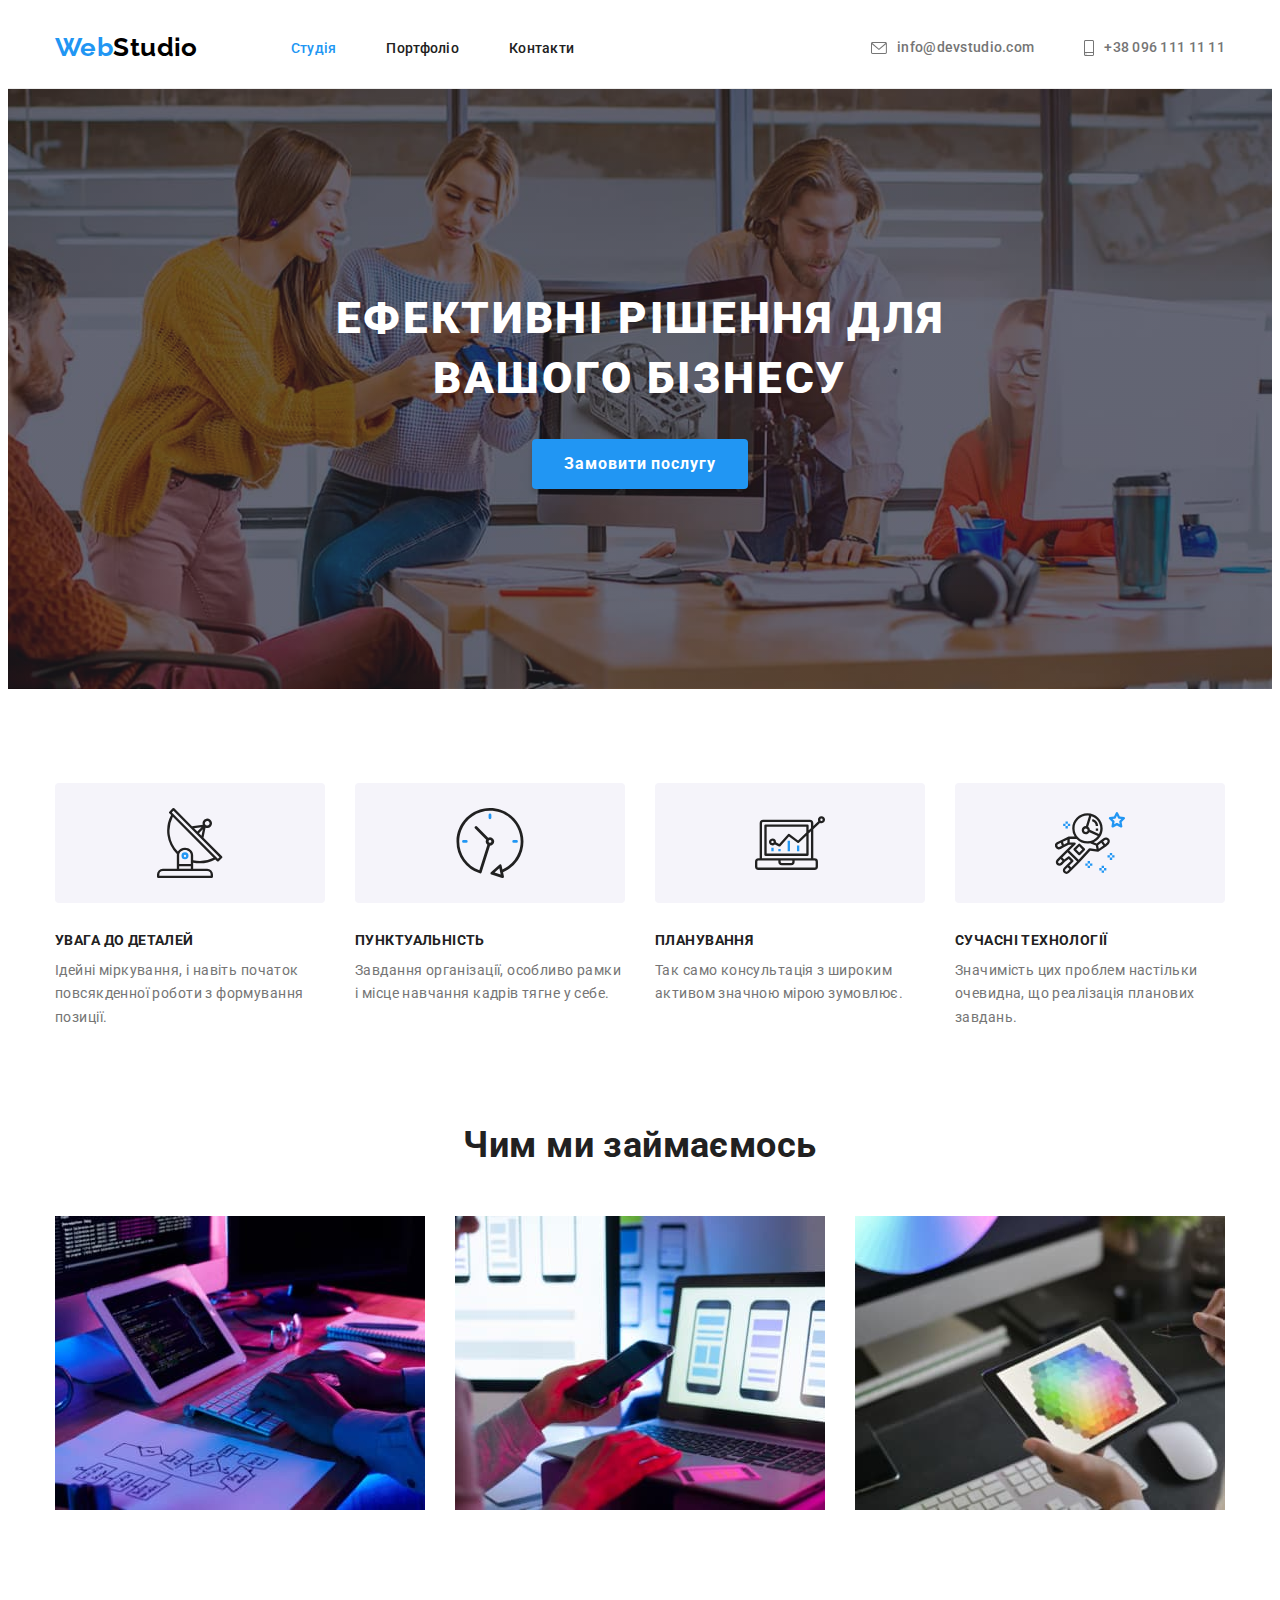
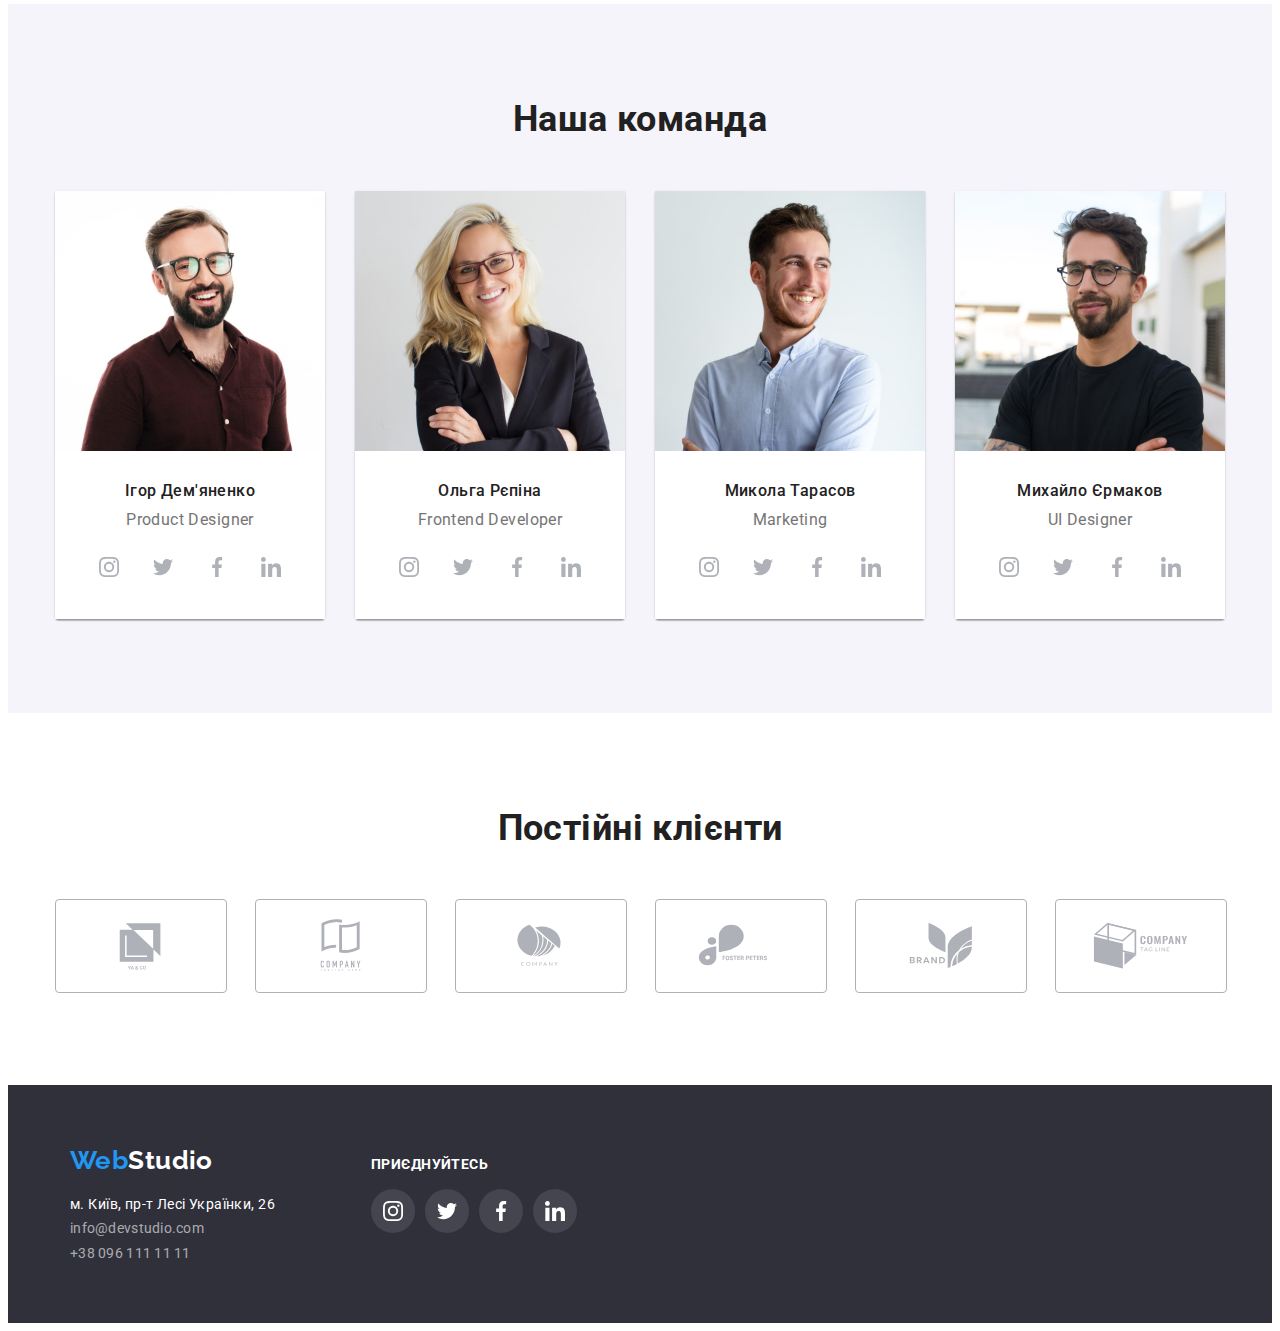
<file: index.html>
<!DOCTYPE html>
<html lang="uk">
  <head>
    <meta charset="UTF-8" />
    <meta name="viewport" content="width=device-width, initial-scale=1.0" />
    <title>Головна</title>
    <link rel="preconnect" href="https://fonts.googleapis.com" />
    <link rel="preconnect" href="https://fonts.gstatic.com" crossorigin />
    <link
      href="https://fonts.googleapis.com/css2?family=Raleway:wght@700&family=Roboto:wght@400;500;700;900&display=swap"
      rel="stylesheet"
    />
    <link
      rel="stylesheet"
      href="https://cdnjs.cloudflare.com/ajax/libs/modern-normalize/1.1.0/modern-normalize.min.css"
      integrity="sha512-wpPYUAdjBVSE4KJnH1VR1HeZfpl1ub8YT/NKx4PuQ5NmX2tKuGu6U/JRp5y+Y8XG2tV+wKQpNHVUX03MfMFn9Q=="
      crossorigin="anonymous"
      referrerpolicy="no-referrer"
    />
    <link href="./css/styles.css" rel="stylesheet" />
  </head>
  <body>
    <!-- Шапка сайта -->
    <header class="page-header">
      <div class="container header-container">
        <a class="header-logo" href=""> <span class="web">Web</span>Studio </a>
        <nav class="site-nav">
          <ul class="nav-list">
            <li><a class="nav-current" href="./index.html">Студія</a></li>
            <li><a class="nav" href="./portfolio.html">Портфоліо</a></li>
            <li><a class="nav" href="">Контакти</a></li>
          </ul>
        </nav>
        <ul class="header-contact-list">
          <li>
            <a class="header-contact-element" href="mailto:info@devstudio.com"
              ><svg class="icon icon-mail" height="12" width="16">
                <use href="./images/icons.svg#icon-mail"></use></svg
              >info@devstudio.com</a
            >
          </li>
          <li>
            <a class="header-contact-element" href="tel:+38-096-111-11-11"
              ><svg class="icon icon-smartphone" height="16" width="10">
                <use href="./images/icons.svg#icon-smartphone"></use></svg
              >+38 096 111 11 11</a
            >
          </li>
        </ul>
      </div>
    </header>

    <main class="page-main">
      <!-- Герой -->
      <section class="section order-section">
        <h1 class="order-section-header">
          ЕФЕКТИВНІ РІШЕННЯ ДЛЯ ВАШОГО БІЗНЕСУ
        </h1>
        <button class="order-section-button" type="button">
          Замовити послугу
        </button>
      </section>

      <!-- Особенности -->
      <section class="section features-section">
        <div class="container">
          <h2 class="visually-hidden">Особливості</h2>
          <ul class="feature-list">
            <li class="feature-element">
              <div class="feature-svg-container">
                <svg class="icon icon-antenna" height="70" width="70">
                  <use href="./images/icons.svg#icon-antenna"></use>
                </svg>
              </div>
              <h3 class="feature-header">УВАГА ДО ДЕТАЛЕЙ</h3>
              <p class="feature-text">
                Ідейні міркування, і навіть початок повсякденної роботи з
                формування позиції.
              </p>
            </li>
            <li class="feature-element">
              <div class="feature-svg-container">
                <svg class="icon icon-antenna" height="70" width="70">
                  <use href="./images/icons.svg#icon-clock"></use>
                </svg>
              </div>
              <h3 class="feature-header">ПУНКТУАЛЬНІСТЬ</h3>
              <p class="feature-text">
                Завдання організації, особливо рамки і місце навчання кадрів
                тягне у себе.
              </p>
            </li>
            <li class="feature-element">
              <div class="feature-svg-container">
                <svg class="icon icon-antenna" height="70" width="70">
                  <use href="./images/icons.svg#icon-diagram"></use>
                </svg>
              </div>
              <h3 class="feature-header">ПЛАНУВАННЯ</h3>
              <p class="feature-text">
                Так само консультація з широким активом значною мірою зумовлює.
              </p>
            </li>
            <li class="feature-element">
              <div class="feature-svg-container">
                <svg class="icon icon-antenna" height="70" width="70">
                  <use href="./images/icons.svg#icon-astronaut"></use>
                </svg>
              </div>
              <h3 class="feature-header">СУЧАСНІ ТЕХНОЛОГІЇ</h3>
              <p class="feature-text">
                Значимість цих проблем настільки очевидна, що реалізація
                планових завдань.
              </p>
            </li>
          </ul>
        </div>
      </section>

      <!-- Примеры работ -->
      <section class="section examples-section">
        <div class="container">
          <h2 class="example-header">Чим ми займаємось</h2>
          <ul class="example-list">
            <li class="example-image">
              <img
                src="./images/Programming.jpg"
                alt="Програмування"
                width="370"
              />
            </li>
            <li class="example-image">
              <img src="./images/Planning.jpg" alt="Планування" width="370" />
            </li>
            <li class="example-image">
              <img
                src="./images/Visualization.jpg"
                alt="Візуалізація"
                width="370"
              />
            </li>
          </ul>
        </div>
      </section>

      <!-- Наша Команда -->
      <section class="section team-section">
        <div class="container">
          <h2 class="team-header">Наша команда</h2>
          <ul class="team-list">
            <li class="team-element">
              <img
                class="team-person"
                src="./images/Product_Designer.jpg"
                alt="Product Designer"
                width="270"
              />
              <div class="team-person-container">
                <h3 class="team-person-name">Ігор Дем'яненко</h3>
                <p class="team-person-position">Product Designer</p>
                <ul class="social-media-list">
                  <li class="social-media-element">
                    <a class="social-media-link" href="">
                      <svg class="social-media-svg" height="20" width="20">
                        <use href="./images/icons.svg#icon-instagram"></use>
                      </svg>
                    </a>
                  </li>
                  <li class="social-media-element">
                    <a class="social-media-link" href="">
                      <svg class="social-media-svg" height="20" width="20">
                        <use href="./images/icons.svg#icon-twitter"></use>
                      </svg>
                    </a>
                  </li>
                  <li class="social-media-element">
                    <a class="social-media-link" href="">
                      <svg class="social-media-svg" height="20" width="20">
                        <use href="./images/icons.svg#icon-facebook"></use>
                      </svg>
                    </a>
                  </li>
                  <li class="social-media-element">
                    <a class="social-media-link" href="">
                      <svg class="social-media-svg" height="20" width="20">
                        <use href="./images/icons.svg#icon-linkedin"></use>
                      </svg>
                    </a>
                  </li>
                </ul>
              </div>
            </li>
            <li class="team-element">
              <img
                class="team-person"
                src="./images/Frontend_Developer.jpg"
                alt="Frontend Developer"
                width="270"
              />
              <div class="team-person-container">
                <h3 class="team-person-name">Ольга Рєпіна</h3>
                <p class="team-person-position">Frontend Developer</p>
                <ul class="social-media-list">
                  <li class="social-media-element">
                    <a class="social-media-link" href="">
                      <svg class="social-media-svg" height="20" width="20">
                        <use href="./images/icons.svg#icon-instagram"></use>
                      </svg>
                    </a>
                  </li>
                  <li class="social-media-element">
                    <a class="social-media-link" href="">
                      <svg class="social-media-svg" height="20" width="20">
                        <use href="./images/icons.svg#icon-twitter"></use>
                      </svg>
                    </a>
                  </li>
                  <li class="social-media-element">
                    <a class="social-media-link" href="">
                      <svg class="social-media-svg" height="20" width="20">
                        <use href="./images/icons.svg#icon-facebook"></use>
                      </svg>
                    </a>
                  </li>
                  <li class="social-media-element">
                    <a class="social-media-link" href="">
                      <svg class="social-media-svg" height="20" width="20">
                        <use href="./images/icons.svg#icon-linkedin"></use>
                      </svg>
                    </a>
                  </li>
                </ul>
              </div>
            </li>
            <li class="team-element">
              <img
                class="team-person"
                src="./images/Marketing.jpg"
                alt="Marketing"
                width="270"
              />
              <div class="team-person-container">
                <h3 class="team-person-name">Микола Тарасов</h3>
                <p class="team-person-position">Marketing</p>
                <ul class="social-media-list">
                  <li class="social-media-element">
                    <a class="social-media-link" href="">
                      <svg class="social-media-svg" height="20" width="20">
                        <use href="./images/icons.svg#icon-instagram"></use>
                      </svg>
                    </a>
                  </li>
                  <li class="social-media-element">
                    <a class="social-media-link" href="">
                      <svg class="social-media-svg" height="20" width="20">
                        <use href="./images/icons.svg#icon-twitter"></use>
                      </svg>
                    </a>
                  </li>
                  <li class="social-media-element">
                    <a class="social-media-link" href="">
                      <svg class="social-media-svg" height="20" width="20">
                        <use href="./images/icons.svg#icon-facebook"></use>
                      </svg>
                    </a>
                  </li>
                  <li class="social-media-element">
                    <a class="social-media-link" href="">
                      <svg class="social-media-svg" height="20" width="20">
                        <use href="./images/icons.svg#icon-linkedin"></use>
                      </svg>
                    </a>
                  </li>
                </ul>
              </div>
            </li>
            <li class="team-element">
              <img
                class="team-person"
                src="./images/UI_Designer.jpg"
                alt="UI Designer"
                width="270"
              />
              <div class="team-person-container">
                <h3 class="team-person-name">Михайло Єрмаков</h3>
                <p class="team-person-position">UI Designer</p>
                <ul class="social-media-list">
                  <li class="social-media-element">
                    <a class="social-media-link" href="">
                      <svg class="social-media-svg" height="20" width="20">
                        <use href="./images/icons.svg#icon-instagram"></use>
                      </svg>
                    </a>
                  </li>
                  <li class="social-media-element">
                    <a class="social-media-link" href="">
                      <svg class="social-media-svg" height="20" width="20">
                        <use href="./images/icons.svg#icon-twitter"></use>
                      </svg>
                    </a>
                  </li>
                  <li class="social-media-element">
                    <a class="social-media-link" href="">
                      <svg class="social-media-svg" height="20" width="20">
                        <use href="./images/icons.svg#icon-facebook"></use>
                      </svg>
                    </a>
                  </li>
                  <li class="social-media-element">
                    <a class="social-media-link" href="">
                      <svg class="social-media-svg" height="20" width="20">
                        <use href="./images/icons.svg#icon-linkedin"></use>
                      </svg>
                    </a>
                  </li>
                </ul>
              </div>
            </li>
          </ul>
        </div>
      </section>

      <!-- Постоянные клиенты -->
      <section class="section clients-section">
        <div class="container">
          <h2 class="clients-header">Постійні клієнти</h2>
          <ul class="clients-list">
            <li class="clients-element">
              <a class="clients-link" href="">
                <svg class="clients-logo" width="106" height="60">
                  <use href="./images/icons.svg#icon-client1"></use>
                </svg>
              </a>
            </li>
            <li class="clients-element">
              <a class="clients-link" href="">
                <svg class="clients-logo" width="106" height="60">
                  <use href="./images/icons.svg#icon-client2"></use>
                </svg>
              </a>
            </li>
            <li class="clients-element">
              <a class="clients-link" href="">
                <svg class="clients-logo" width="106" height="60">
                  <use href="./images/icons.svg#icon-client3"></use>
                </svg>
              </a>
            </li>
            <li class="clients-element">
              <a class="clients-link" href="">
                <svg class="clients-logo" width="106" height="60">
                  <use href="./images/icons.svg#icon-client4"></use>
                </svg>
              </a>
            </li>
            <li class="clients-element">
              <a class="clients-link" href="">
                <svg class="clients-logo" width="106" height="60">
                  <use href="./images/icons.svg#icon-client5"></use>
                </svg>
              </a>
            </li>
            <li class="clients-element">
              <a class="clients-link" href="">
                <svg class="clients-logo" width="106" height="60">
                  <use href="./images/icons.svg#icon-client6"></use>
                </svg>
              </a>
            </li>
          </ul>
        </div>
      </section>
    </main>

    <!-- Футер -->
    <footer class="page-footer">
      <div class="page-footer-container container">
        <div class="footer-container">
          <a class="footer-logo" href="">
            <span class="web">Web</span>Studio
          </a>
          <address class="footer-contacts">
            <ul class="footer-contact-list">
              <li>
                <a
                  class="footer-adress"
                  href="https://www.google.com/maps/d/viewer?mid=10uSM3H-mIU3GznYo2szRIEphczw&hl=en_US&ll=50.42732700000001%2C30.538092&z=17"
                  target="_blank"
                  rel="noopener norefferer nofollow"
                  >м. Київ, пр-т Лесі Українки, 26</a
                >
              </li>
              <li>
                <a
                  class="footer-contact-element"
                  href="mailto:info@devstudio.com"
                  >info@devstudio.com</a
                >
              </li>
              <li>
                <a class="footer-contact-element" href="tel:+38-096-111-11-11"
                  >+38 096 111 11 11</a
                >
              </li>
            </ul>
          </address>
        </div>
        <div class="footer-social">
          <p class="fotter-social-text">приєднуйтесь</p>
          <ul class="footer-social-list">
            <li class="footer-social-element">
              <a class="footer-social-link" href="">
                <svg class="footer-social-media-svg" height="20" width="20">
                  <use href="./images/icons.svg#icon-instagram"></use>
                </svg>
              </a>
            </li>
            <li class="footer-social-element">
              <a class="footer-social-link" href="">
                <svg class="footer-social-media-svg" height="20" width="20">
                  <use href="./images/icons.svg#icon-twitter"></use>
                </svg>
              </a>
            </li>
            <li class="footer-social-element">
              <a class="footer-social-link" href="">
                <svg class="footer-social-media-svg" height="20" width="20">
                  <use href="./images/icons.svg#icon-facebook"></use>
                </svg>
              </a>
            </li>
            <li class="footer-social-element">
              <a class="footer-social-link" href="">
                <svg class="footer-social-media-svg" height="20" width="20">
                  <use href="./images/icons.svg#icon-linkedin"></use>
                </svg>
              </a>
            </li>
          </ul>
        </div>
      </div>
    </footer>
  </body>
</html>
</file>
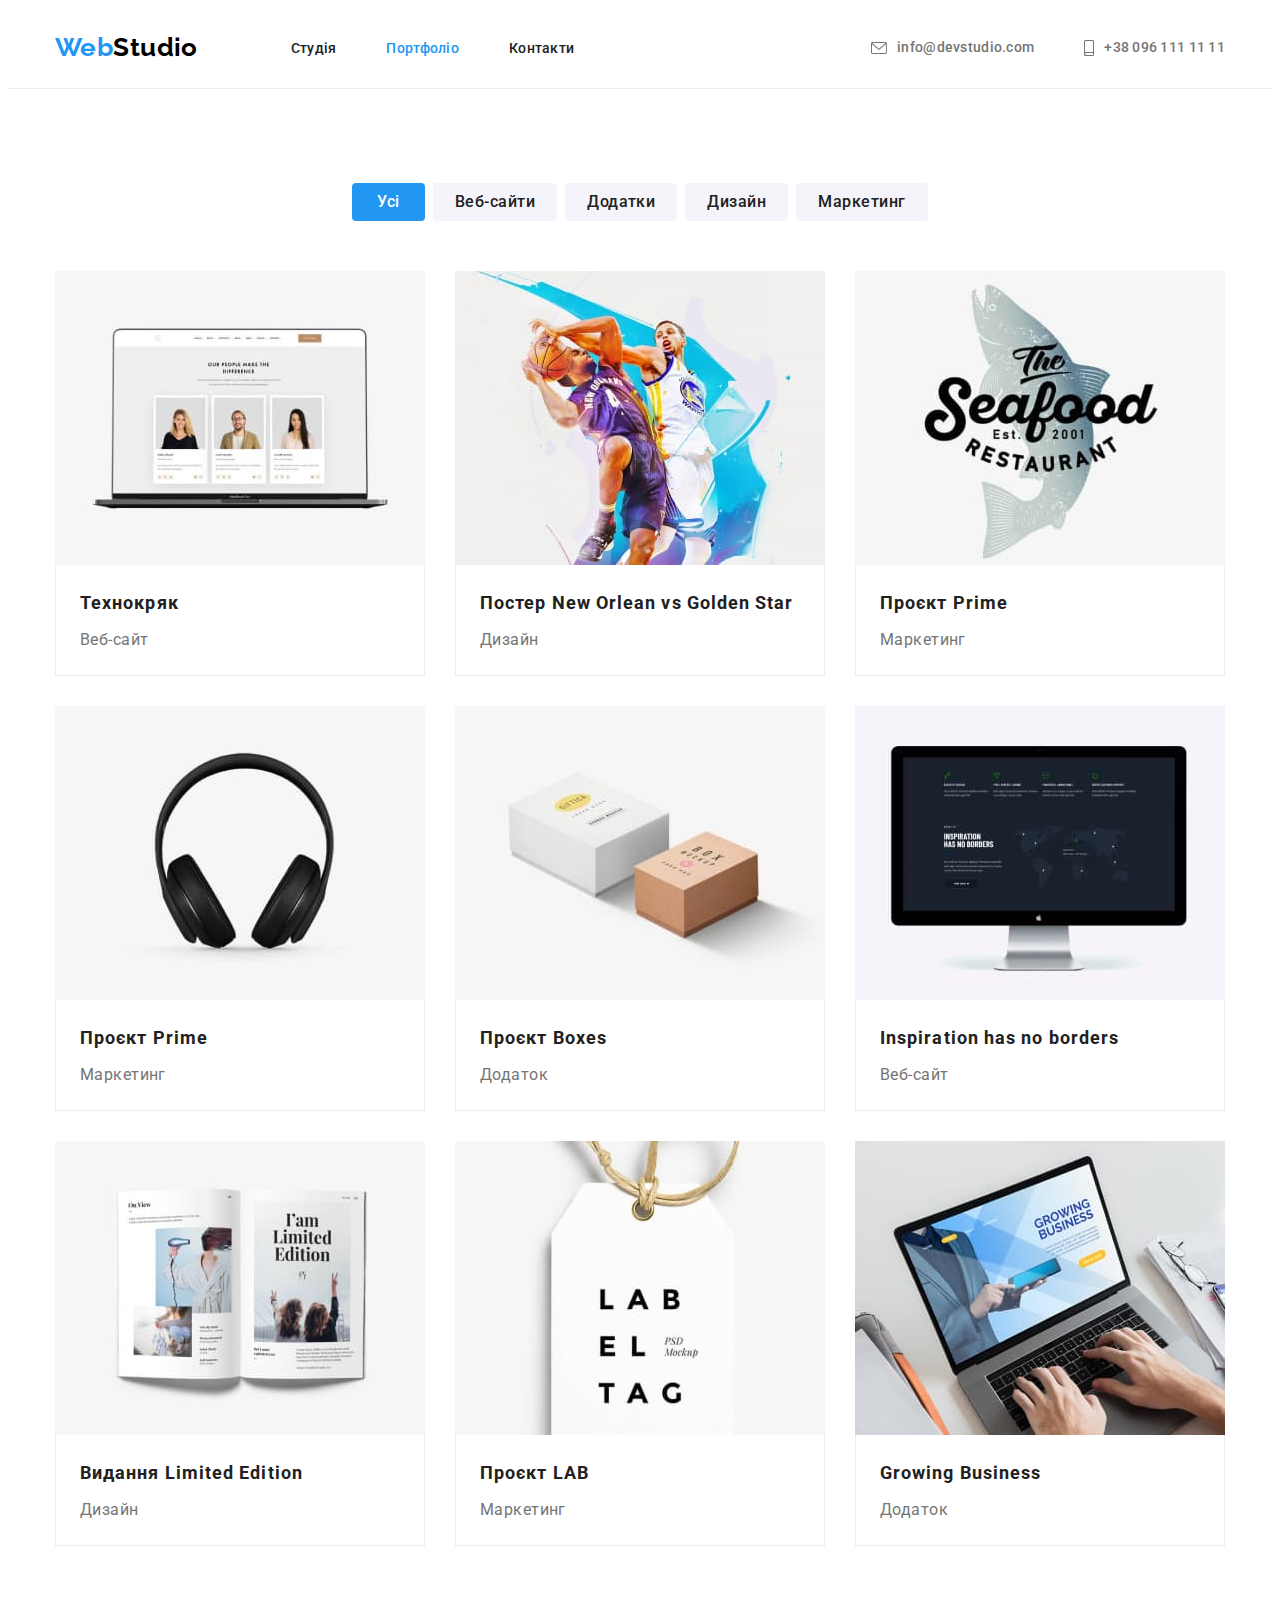
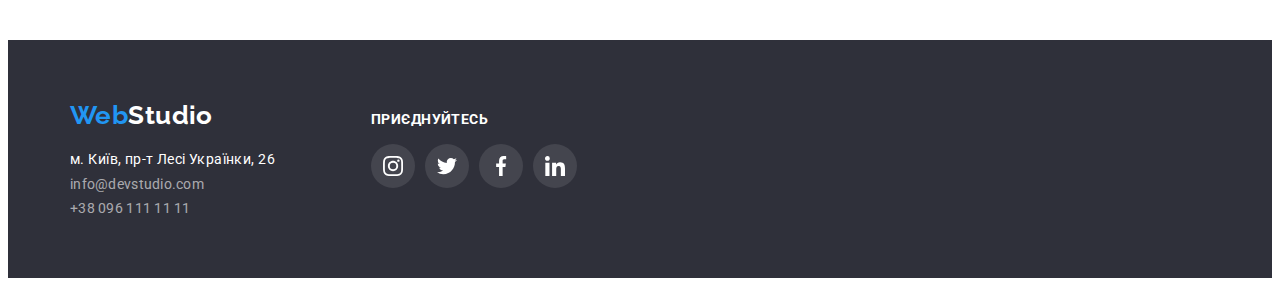
<file: portfolio.html>
<!DOCTYPE html>
<html lang="uk">
  <head>
    <meta charset="UTF-8" />
    <meta http-equiv="X-UA-Compatible" content="IE=edge" />
    <meta name="viewport" content="width=device-width, initial-scale=1.0" />
    <title>Портфоліо</title>
    <link rel="preconnect" href="https://fonts.googleapis.com" />
    <link rel="preconnect" href="https://fonts.gstatic.com" crossorigin />
    <link
      href="https://fonts.googleapis.com/css2?family=Raleway:wght@700&family=Roboto:wght@400;500;700;900&display=swap"
      rel="stylesheet"
    />
    <link
      rel="stylesheet"
      href="https://cdnjs.cloudflare.com/ajax/libs/modern-normalize/1.1.0/modern-normalize.min.css"
      integrity="sha512-wpPYUAdjBVSE4KJnH1VR1HeZfpl1ub8YT/NKx4PuQ5NmX2tKuGu6U/JRp5y+Y8XG2tV+wKQpNHVUX03MfMFn9Q=="
      crossorigin="anonymous"
      referrerpolicy="no-referrer"
    />
    <link href="./css/styles.css" rel="stylesheet" />
  </head>
  <body>
    <!-- Шапка сайта -->
    <header class="page-header">
      <div class="container header-container">
        <a class="header-logo" href="./index.html">
          <span class="web">Web</span>Studio
        </a>
        <nav class="site-nav">
          <ul class="nav-list">
            <li><a class="nav" href="./index.html">Студія</a></li>
            <li>
              <a class="nav-current" href="./portfolio.html">Портфоліо</a>
            </li>
            <li><a class="nav" href="">Контакти</a></li>
          </ul>
        </nav>
        <ul class="header-contact-list">
          <li>
            <a class="header-contact-element" href="mailto:info@devstudio.com"
              ><svg class="icon icon-mail" height="12" width="16">
                <use href="./images/icons.svg#icon-mail"></use></svg
              >info@devstudio.com</a
            >
          </li>
          <li>
            <a class="header-contact-element" href="tel:+38-096-111-11-11"
              ><svg class="icon icon-smartphone" height="16" width="10">
                <use href="./images/icons.svg#icon-smartphone"></use></svg
              >+38 096 111 11 11</a
            >
          </li>
        </ul>
      </div>
    </header>

    <main>
      <!-- Портфолио -->
      <section class="section filter-section">
        <div class="container">
          <h1 class="visually-hidden">Портфоліо</h1>
          <ul class="filter-list">
            <li>
              <button class="filter-button-active" type="button">Усі</button>
            </li>
            <li>
              <button class="filter-button" type="button">Веб-сайти</button>
            </li>
            <li>
              <button class="filter-button" type="button">Додатки</button>
            </li>
            <li><button class="filter-button" type="button">Дизайн</button></li>
            <li>
              <button class="filter-button" type="button">Маркетинг</button>
            </li>
          </ul>
          <ul class="portfolio-list">
            <li class="portfolio-element">
              <a class="portfolio-element-link" href=""
                ><img
                  class="portfolio-element-image"
                  src="./images/Project_1.jpg"
                  alt="Технокряк"
                  width="370"
                />
                <div class="text-container">
                  <h2 class="portfolio-element-name">Технокряк</h2>
                  <p class="portfolio-element-text">Веб-сайт</p>
                </div></a
              >
            </li>
            <li class="portfolio-element">
              <a class="portfolio-element-link" href=""
                ><img
                  class="portfolio-element-image"
                  src="./images/Project_2.jpg"
                  alt="Постер New Orlean vs Golden Star"
                  width="370"
                />
                <div class="text-container">
                  <h2 class="portfolio-element-name">
                    Постер New Orlean vs Golden Star
                  </h2>
                  <p class="portfolio-element-text">Дизайн</p>
                </div></a
              >
            </li>
            <li class="portfolio-element">
              <a class="portfolio-element-link" href=""
                ><img
                  class="portfolio-element-image"
                  src="./images/Project_3.jpg"
                  alt="Ресторан Seafood"
                  width="370"
                />
                <div class="text-container">
                  <h2 class="portfolio-element-name">Проєкт Prime</h2>
                  <p class="portfolio-element-text">Маркетинг</p>
                </div></a
              >
            </li>
            <li class="portfolio-element">
              <a class="portfolio-element-link" href=""
                ><img
                  class="portfolio-element-image"
                  src="./images/Project_4.jpg"
                  alt="Проєкт Prime"
                  width="370"
                />
                <div class="text-container">
                  <h2 class="portfolio-element-name">Проєкт Prime</h2>
                  <p class="portfolio-element-text">Маркетинг</p>
                </div></a
              >
            </li>
            <li class="portfolio-element">
              <a class="portfolio-element-link" href=""
                ><img
                  class="portfolio-element-image"
                  src="./images/Project_5.jpg"
                  alt="Проєкт Boxes"
                  width="370"
                />
                <div class="text-container">
                  <h2 class="portfolio-element-name">Проєкт Boxes</h2>
                  <p class="portfolio-element-text">Додаток</p>
                </div></a
              >
            </li>
            <li class="portfolio-element">
              <a class="portfolio-element-link" href=""
                ><img
                  class="portfolio-element-image"
                  src="./images/Project_6.jpg"
                  alt="Inspiration has no borders"
                  width="370"
                />
                <div class="text-container">
                  <h2 class="portfolio-element-name">
                    Inspiration has no borders
                  </h2>
                  <p class="portfolio-element-text">Веб-сайт</p>
                </div></a
              >
            </li>
            <li class="portfolio-element">
              <a class="portfolio-element-link" href=""
                ><img
                  class="portfolio-element-image"
                  src="./images/Project_7.jpg"
                  alt="Видання Limited Edition"
                  width="370"
                />
                <div class="text-container">
                  <h2 class="portfolio-element-name">
                    Видання Limited Edition
                  </h2>
                  <p class="portfolio-element-text">Дизайн</p>
                </div></a
              >
            </li>
            <li class="portfolio-element">
              <a class="portfolio-element-link" href=""
                ><img
                  class="portfolio-element-image"
                  src="./images/Project_8.jpg"
                  alt="Проєкт LAB"
                  width="370"
                />
                <div class="text-container">
                  <h2 class="portfolio-element-name">Проєкт LAB</h2>
                  <p class="portfolio-element-text">Маркетинг</p>
                </div></a
              >
            </li>
            <li class="portfolio-element">
              <a class="portfolio-element-link" href=""
                ><img
                  class="portfolio-element-image"
                  src="./images/Project_9.jpg"
                  alt="Growing Business"
                  width="370"
                />
                <div class="text-container">
                  <h2 class="portfolio-element-name">Growing Business</h2>
                  <p class="portfolio-element-text">Додаток</p>
                </div></a
              >
            </li>
          </ul>
        </div>
      </section>
    </main>

    <!-- Футер -->
    <footer class="page-footer">
      <div class="page-footer-container container">
        <div class="footer-container">
          <a class="footer-logo" href="./index.html">
            <span class="web">Web</span>Studio
          </a>
          <address class="footer-contacts">
            <ul class="footer-contact-list">
              <li>
                <a
                  class="footer-adress"
                  href="https://www.google.com/maps/d/viewer?mid=10uSM3H-mIU3GznYo2szRIEphczw&hl=en_US&ll=50.42732700000001%2C30.538092&z=17"
                  target="_blank"
                  rel="noopener norefferer nofollow"
                  >м. Київ, пр-т Лесі Українки, 26</a
                >
              </li>
              <li>
                <a
                  class="footer-contact-element"
                  href="mailto:info@devstudio.com"
                  >info@devstudio.com</a
                >
              </li>
              <li>
                <a class="footer-contact-element" href="tel:+38-096-111-11-11"
                  >+38 096 111 11 11</a
                >
              </li>
            </ul>
          </address>
        </div>
        <div class="footer-social">
          <p class="fotter-social-text">приєднуйтесь</p>
          <ul class="footer-social-list">
            <li class="footer-social-element">
              <a class="footer-social-link" href="">
                <svg class="footer-social-media-svg" height="20" width="20">
                  <use href="./images/icons.svg#icon-instagram"></use>
                </svg>
              </a>
            </li>
            <li class="footer-social-element">
              <a class="footer-social-link" href="">
                <svg class="footer-social-media-svg" height="20" width="20">
                  <use href="./images/icons.svg#icon-twitter"></use>
                </svg>
              </a>
            </li>
            <li class="footer-social-element">
              <a class="footer-social-link" href="">
                <svg class="footer-social-media-svg" height="20" width="20">
                  <use href="./images/icons.svg#icon-facebook"></use>
                </svg>
              </a>
            </li>
            <li class="footer-social-element">
              <a class="footer-social-link" href="">
                <svg class="footer-social-media-svg" height="20" width="20">
                  <use href="./images/icons.svg#icon-linkedin"></use>
                </svg>
              </a>
            </li>
          </ul>
        </div>
      </div>
    </footer>
  </body>
</html>
</file>
<file: css/styles.css>
:root {
  --darkjunglegreen-color: #212121;
  --white-color: #ffffff;
  --boulder-color: #757575;
  --azure-color: #2196f3;
  --softpeach-color: #eeeeee;
  --black-color: #000000;
  --ghostwhite-color: #f5f4fa;
  --rgbawhitehigh-color: rgba(255, 255, 255, 0.6);
  --gunmetal-color: #2f303a;
  --dawnpink-color: #ececec;
  --cloud-color: #c4c4c4;
  --rgbagunmetal-color: rgba(47, 48, 58, 0.4);
  --rgbawhitelow-color: rgba(255, 255, 255, 0.1);
  --nobel-color: #afb1b8;
}

body {
  background-color: var(--white-color);
  color: var(--darkjunglegreen-color);

  font-family: Roboto, sans-serif;
  font-size: 14px;
  letter-spacing: 0.03em;
}

.section {
  padding: 94px 0;
}

.visually-hidden {
  position: absolute;
  white-space: nowrap;
  width: 1px;
  height: 1px;
  overflow: hidden;
  border: 0;
  padding: 0;
  clip: rect(0 0 0 0);
  clip-path: inset(100%);
  margin: -1px;
}

.nav-list,
.feature-list,
.example-list,
.team-list,
.filter-list,
.portfolio-list,
.navigation-list,
.footer-contact-list,
.header-contact-list,
.social-media-list,
.footer-social-list {
  padding: 0;
  margin: 0;
  list-style: none;
}

.ul,
.h1,
.h2,
.h3,
.h4,
.h5,
.h6,
.p {
  list-style: none;
  margin: 0;
  padding: 0;
}

.container {
  box-sizing: border-box;
  width: 1200px;
  margin: 0 auto;
  padding: 0 15px;
}

img {
  display: block;
  max-width: 100%;
  height: auto;
}

/* Header */
.page-header {
  border-bottom: 1px solid var(--dawnpink-color);
}

.container.header-container {
  display: flex;
  align-items: center;
}

.site-nav {
  display: flex;
  align-items: center;
}

.header-logo,
.footer-logo {
  font-family: 'Raleway', sans-serif;
  font-weight: 700;
  font-size: 26px;
  line-height: 1.19;
  text-decoration: none;
  font-style: normal;

  color: var(--black-color);
  cursor: default;
}

.header-logo {
  padding-top: 24px;
  padding-bottom: 25px;
}

.nav-list {
  margin-left: 93px;
  display: flex;
  gap: 50px;
}

.nav {
  font-weight: 500;
  line-height: 1.14;
  letter-spacing: 0.02em;
  padding: 32px 0;

  text-decoration: none;

  color: var(--darkjunglegreen-color);
}

.nav:hover,
.nav:focus {
  color: var(--azure-color);
}

.nav-current {
  font-weight: 500;
  line-height: 1.14;
  letter-spacing: 0.02em;
  padding: 32px 0;

  text-decoration: none;

  color: var(--azure-color);
}

.nav-current:hover,
.nav-current:focus {
  color: var(--azure-color);
}

.header-contact-list {
  display: flex;
  gap: 50px;
  margin-left: auto;
}

.header-contact-element {
  display: flex;
  align-items: center;
  font-weight: 500;
  line-height: 1.14;
  letter-spacing: 0.02em;
  text-decoration: none;
  padding: 32px 0;

  color: var(--boulder-color);
}

.header-contact-element:hover,
.header-contact-element:focus {
  color: var(--azure-color);
}

.icon-mail,
.icon.icon-smartphone {
  fill: currentColor;
  margin-right: 10px;
}

.icon-mail:hover,
.icon-mail:focus,
.icon-smartphone:hover,
.icon-smartphone:focus {
  fill: var(--azure-color);
}

.web {
  color: var(--azure-color);
}

/* Main page */
.page-main {
  flex-direction: column;
}

.order-section {
  margin: auto;
  max-width: 1600px;
  text-align: center;
  padding: 200px 0;
  background-color: var(--cloud-color);
  background-image: linear-gradient(
      var(--rgbagunmetal-color),
      var(--rgbagunmetal-color)
    ),
    url('../images/Meeting_bgn.jpg');
  background-size: cover;
  background-position: center;
}

.order-section-header {
  margin: 0 auto 30px;
  width: 696px;
  font-weight: 900;
  font-size: 44px;
  line-height: 1.36;

  letter-spacing: 0.06em;
  text-transform: uppercase;

  color: var(--white-color);
}

.order-section-button {
  font-family: 'Roboto', sans-serif;
  font-weight: 700;
  font-size: 16px;
  line-height: 1.87;
  letter-spacing: 0.06em;

  border-radius: 4px;
  padding: 10px 32px;
  border: none;

  box-shadow: 0px 4px 4px rgba(0, 0, 0, 0.15);
  color: var(--white-color);
  background-color: var(--azure-color);
}

.order-section-button:hover,
.order-section-button:focus {
  background-color: #007ec7;
  cursor: pointer;
}

.feature-list {
  display: flex;
  width: 100%;
  gap: 30px;
}

.feature-element {
  width: 270px;
}

.feature-svg-container {
  display: flex;
  justify-content: center;
  align-items: center;
  width: 270px;
  height: 120px;
  margin-bottom: 30px;
  border-radius: 4px;
  background-color: var(--ghostwhite-color);
}

.feature-header {
  font-weight: 700;
  font-size: 14px;
  line-height: 1.14;
  text-transform: uppercase;
  margin: 0;
  padding: 0;

  color: var(--darkjunglegreen-color);
}

.feature-text {
  line-height: 1.71;
  margin: 10px 0 0;

  color: var(--boulder-color);
}

.examples-section {
  padding-top: 0;
}

.example-header,
.team-header,
.clients-header {
  font-weight: 700;
  font-size: 36px;
  line-height: 1.17;
  text-align: center;
  margin: 0;
  padding: 0;

  color: var(--darkjunglegreen-color);
}

.example-header {
  margin-bottom: 50px;
}

.team-section {
  padding-top: 0;
}

.team-header {
  margin-bottom: 50px;
  padding-top: 94px;
}

.example-list {
  display: flex;
  gap: 30px;
}

.team-section {
  background-color: var(--ghostwhite-color);
}

.team-list {
  display: flex;
  gap: 30px;
}

.team-element {
  box-shadow: 0px 1px 3px rgba(0, 0, 0, 0.12), 0px 1px 1px rgba(0, 0, 0, 0.14),
    0px 2px 1px rgba(0, 0, 0, 0.2);
  border-radius: 0px 0px 4px 4px;
  background-color: var(--white-color);
}

.team-person-container {
  padding: 30px 10px;
  margin: 0;
  background-color: var(--white-color);
}

.team-person-name {
  font-weight: 500;
  font-size: 16px;
  line-height: 1.19;
  margin: 0 auto 10px;

  text-align: center;

  color: var(--darkjunglegreen-color);
}

.team-person-position {
  font-size: 16px;
  line-height: 1.19;
  margin: 0;

  text-align: center;
  font-style: normal;

  color: var(--boulder-color);
}

.social-media-list {
  display: flex;
  gap: 10px;
  margin-top: 16px;
  justify-content: center;
}

.social-media-element {
  width: 44px;
  height: 44px;
}

.social-media-link {
  display: flex;
  justify-content: center;
  align-items: center;
  width: 100%;
  height: 100%;
  color: var(--nobel-color);
  border-radius: 50%;
}

.social-media-link:hover,
.social-media-link:focus {
  background-color: var(--azure-color);
  color: var(--white-color);
}

.social-media-svg {
  fill: currentColor;
}

.clients-list {
  display: flex;
  gap: 30px;
  margin-top: 50px;
  margin-bottom: 0px;
  padding: 0;
}

.clients-element {
  width: 170px;
  height: 92px;
  list-style: none;
}

.clients-link {
  width: 170px;
  height: 92px;
  display: flex;
  align-items: center;
  justify-content: center;
  color: var(--nobel-color);
  border: 1px solid var(--nobel-color);
  border-radius: 4px;
}

.clients-logo {
  display: block;
  fill: currentColor;
}

.clients-link:hover,
.clients-link:focus {
  color: var(--azure-color);
  border-color: var(--azure-color);
}

/* Portfolio page */
.portfolio-main {
  border-top: 1px solid var(--white-color);
}

.filter-list {
  display: flex;
  justify-content: center;
  gap: 8px;
  margin-bottom: 50px;
}

.filter-button {
  font-family: 'Roboto', sans-serif;
  font-weight: 500;
  font-size: 16px;
  line-height: 1.62;
  letter-spacing: 0.03em;
  text-align: center;

  border-radius: 4px;
  padding: 6px 22px;

  color: var(--darkjunglegreen-color);
  background-color: var(--ghostwhite-color);
  border: none;
}

.filter-button:hover,
.filter-button:focus {
  color: var(--white-color);
  background-color: var(--azure-color);
  box-shadow: 0px 3px 1px rgba(0, 0, 0, 0.1), 0px 1px 2px rgba(0, 0, 0, 0.08),
    0px 2px 2px rgba(0, 0, 0, 0.12);
  cursor: pointer;
}

.filter-button-active {
  font-family: 'Roboto', sans-serif;
  font-weight: 500;
  font-size: 16px;
  line-height: 1.62;
  letter-spacing: 0.03em;
  text-align: center;

  border-radius: 4px;
  padding: 6px 25px;

  color: var(--white-color);
  background-color: var(--azure-color);
  border: none;
}

.filter-button-active:hover,
.filter-button-active:focus {
  background-color: #007ec7;
  box-shadow: 0px 3px 1px rgba(0, 0, 0, 0.1), 0px 1px 2px rgba(0, 0, 0, 0.08),
    0px 2px 2px rgba(0, 0, 0, 0.12);

  cursor: pointer;
}

.filter-section {
  margin: auto;
}

.portfolio-list {
  display: flex;
  flex-wrap: wrap;
  gap: 30px;
}

.portfolio-element {
  width: 370px;
}

.portfolio-element-link {
  display: block;
  text-decoration: none;
}

.portfolio-element-link:hover,
.portfolio-element-link:focus {
  box-shadow: 0px 3px 1px rgba(0, 0, 0, 0.1), 0px 1px 2px rgba(0, 0, 0, 0.08),
    0px 2px 2px rgba(0, 0, 0, 0.12);
}

.portfolio-element-name {
  margin: 0 0 4px;
  font-weight: 700;
  font-size: 18px;
  line-height: 2;
  letter-spacing: 0.06em;

  color: var(--darkjunglegreen-color);
}

.text-container {
  padding: 20px 24px;
  border: 1px solid var(--dawnpink-color);
  border-top: none;
}

.portfolio-element-text {
  font-size: 16px;
  line-height: 1.88;
  font-style: normal;
  margin: 0;
  padding: 0;

  color: var(--boulder-color);
}
/* Footer */
.page-footer {
  padding: 60px 0;
  background-color: var(--gunmetal-color);
}

.page-footer-container {
  display: flex;
  align-items: baseline;
}

.footer-container {
  display: flex;
  align-items: baseline;
  flex-direction: column;
  width: 231px;
  height: 118px;
  margin: 0;
  padding-left: 15px;
}

.footer-logo {
  width: 145px;
  height: 31px;
  color: var(--white-color);
  margin-bottom: 20px;
}

.footer-contacts {
  display: flex;
  flex-direction: column;
}

.footer-adress {
  width: 231px;
  height: 21px;
  line-height: 1.17;
  text-decoration: none;
  font-style: normal;

  color: var(--white-color);
}

.footer-contact-list {
  display: flex;
  flex-direction: column;
  gap: 9px;
}

.footer-contact-element {
  display: block;
  line-height: 1.14;
  letter-spacing: 0.02em;
  text-decoration: none;
  font-style: normal;

  color: var(--rgbawhitehigh-color);
}

.footer-contact-element:hover,
.footer-contact-element:focus {
  color: var(--azure-color);
}

.footer-social {
  margin-left: 70px;
}

.fotter-social-text {
  display: flex;
  font-weight: 700;
  line-height: 1.14;
  text-transform: uppercase;
  color: var(--white-color);
  margin: 0;
  justify-content: flex-start;
}

.footer-social-list {
  display: flex;
  gap: 10px;
  margin-top: 16px;
  justify-content: center;
  align-items: center;
}

.footer-social-element {
  width: 44px;
  height: 44px;
}

.footer-social-link {
  display: flex;
  justify-content: center;
  align-items: center;
  width: 100%;
  height: 100%;
  fill: var(--white-color);
  border-radius: 50%;
  background-color: var(--rgbawhitelow-color);
}

.footer-social-link:hover,
.footer-social-link:focus {
  background-color: var(--azure-color);
  color: var(--white-color);
}

footer-social-media-svg {
  fill: currentColor;
}
</file>
